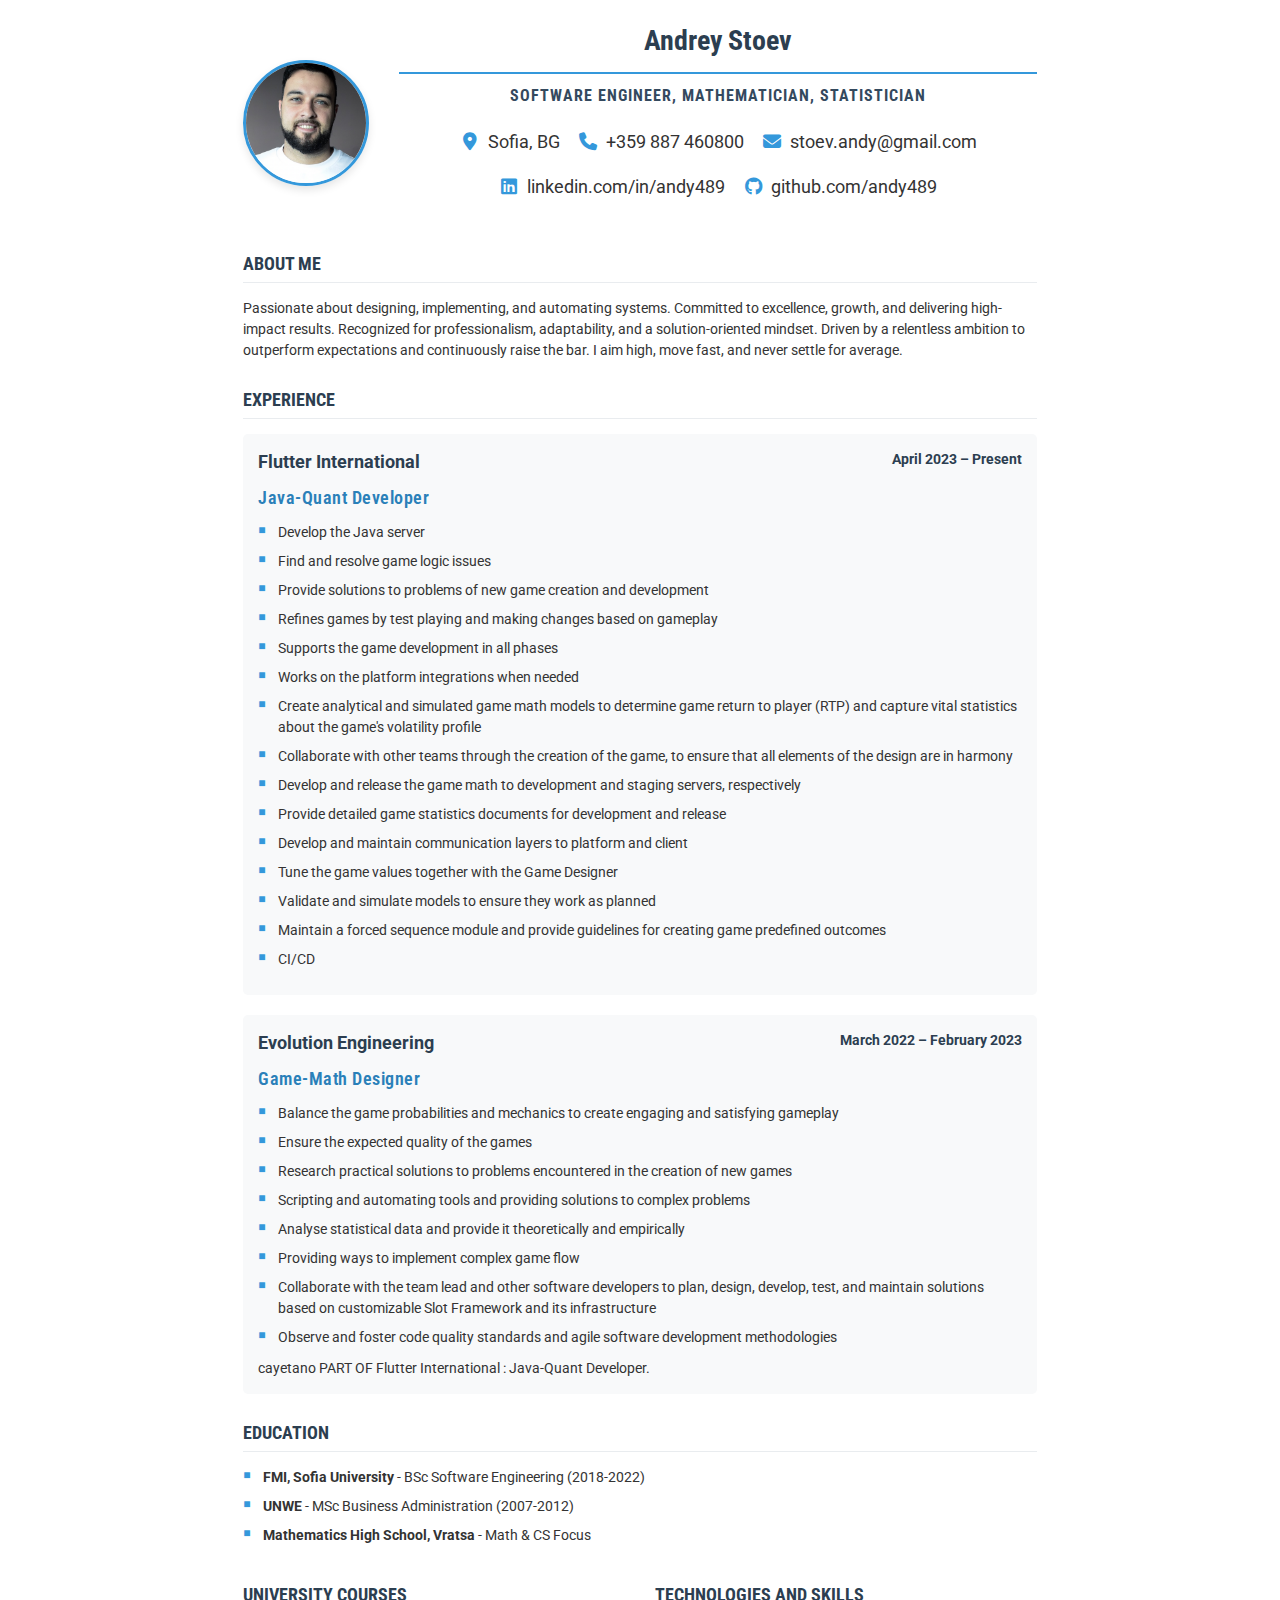
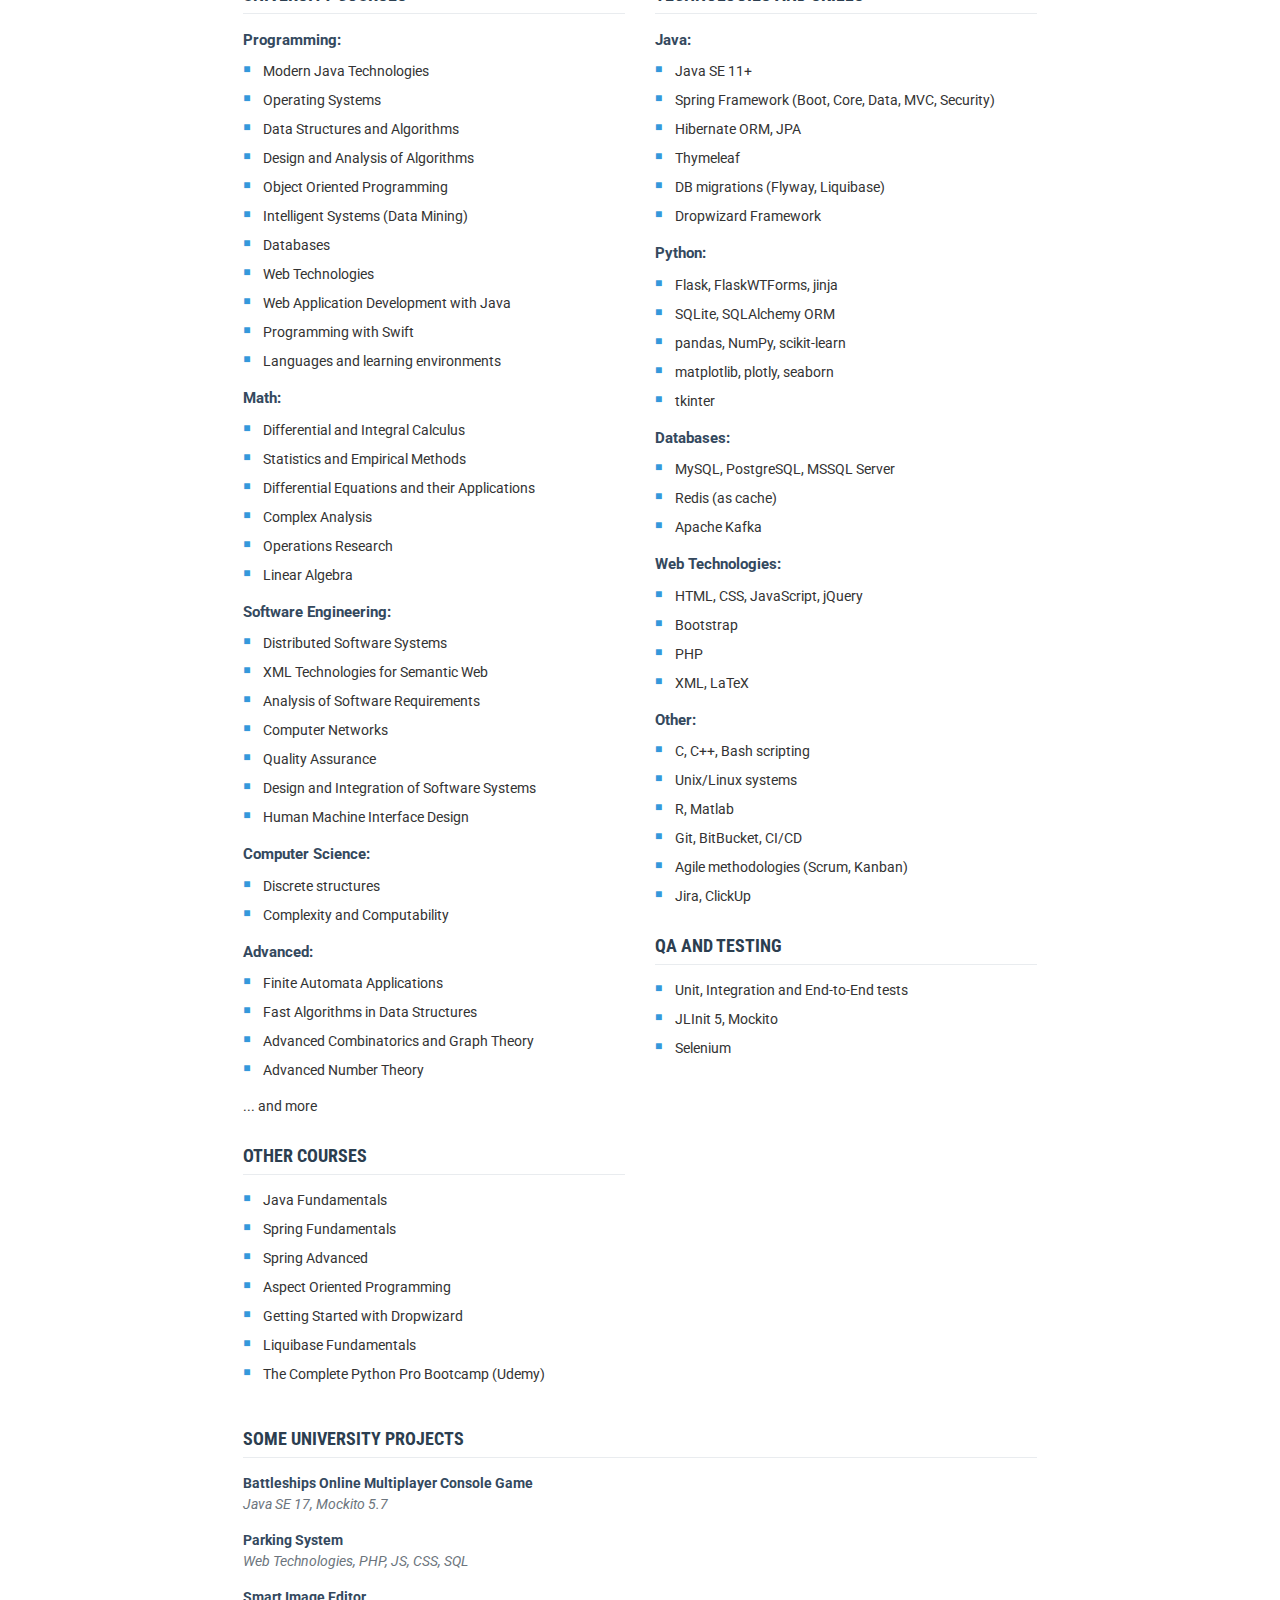
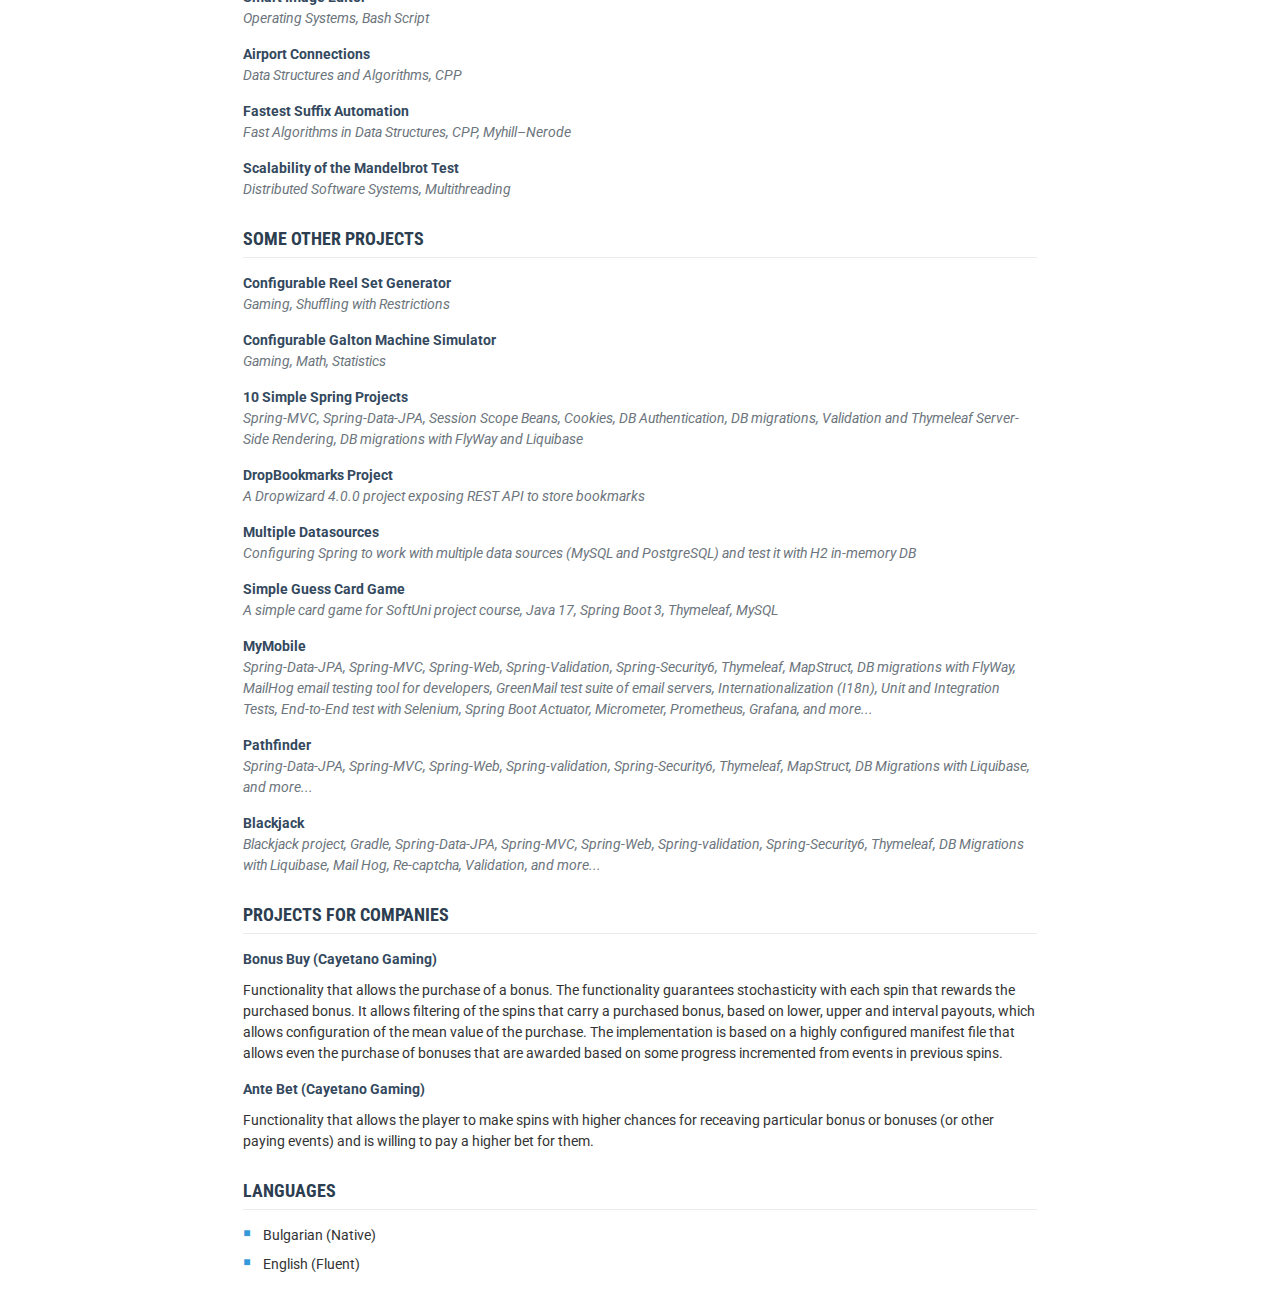
<file: index.html>
<!DOCTYPE html>
<html lang="en">
<head>
    <meta charset="UTF-8">
    <meta name="viewport" content="width=device-width, initial-scale=1.0">
    <title>Andrey Stoev - CV</title>
    <link href="https://fonts.googleapis.com/css2?family=Roboto:wght@300;400;500;700&family=Roboto+Condensed:wght@400;700&display=swap"
          rel="stylesheet">
    <link rel="stylesheet" href="https://cdnjs.cloudflare.com/ajax/libs/font-awesome/6.4.0/css/all.min.css">
    <link rel="stylesheet" href="style.css">
</head>
<body>

<!-- Page 1 -->
<div class="header">
    <div class="profile-container">
        <img src="assets/profile.png" alt="Andrey Stoev" class="profile-pic">
        <div class="header-text">
            <h1>Andrey Stoev</h1>
            <div class="subtitle">SOFTWARE ENGINEER, MATHEMATICIAN, STATISTICIAN</div>

            <div class="contact-info">
                <div><i class="fas fa-map-marker-alt"></i> Sofia, BG</div>
                <div><i class="fas fa-phone"></i> +359 887 460800</div>
                <div>
                    <i class="fas fa-envelope"></i>
                    <a href="mailto:stoev.andy@gmail.com" target="_blank">stoev.andy@gmail.com</a>
                </div>
                <div>
                    <i class="fab fa-linkedin"></i>
                    <a href="https://www.linkedin.com/in/andy489/" target="_blank">linkedin.com/in/andy489</a>
                </div>
                <div>
                    <i class="fab fa-github"></i>
                    <a href="https://github.com/andy489" target="_blank">github.com/andy489</a>
                </div>
            </div>
        </div>
    </div>
</div>

<div class="section">
    <h2>ABOUT ME</h2>
    <p>
        Passionate about designing, implementing, and automating systems. Committed to excellence, growth,
        and delivering high-impact results. Recognized for professionalism, adaptability, and a solution-oriented
        mindset. Driven by a relentless ambition to outperform expectations and continuously raise the bar. I aim high,
        move fast, and never settle for average.
    </p>
</div>

<h2>EXPERIENCE</h2>

<div class="experience">
    <div class="experience-header">
        <div class="company-name">Flutter International</div>
        <div>April 2023 – Present</div>
    </div>
    <div class="job-title">Java-Quant Developer</div>
    <ul class="custom-bullets">
        <li>Develop the Java server</li>
        <li>Find and resolve game logic issues</li>
        <li>Provide solutions to problems of new game creation and development</li>
        <li>Refines games by test playing and making changes based on gameplay</li>
        <li>Supports the game development in all phases</li>
        <li>Works on the platform integrations when needed</li>
        <li>Create analytical and simulated game math models to determine game return to player (RTP) and capture vital
            statistics about the game's volatility profile
        </li>
        <li>Collaborate with other teams through the creation of the game, to ensure that all elements of the design are
            in harmony
        </li>
        <li>Develop and release the game math to development and staging servers, respectively</li>
        <li>Provide detailed game statistics documents for development and release</li>
        <li>Develop and maintain communication layers to platform and client</li>
        <li>Tune the game values together with the Game Designer</li>
        <li>Validate and simulate models to ensure they work as planned</li>
        <li>Maintain a forced sequence module and provide guidelines for creating game predefined outcomes</li>
        <li>CI/CD</li>
    </ul>
</div>

<div class="experience">
    <div class="experience-header">
        <div class="company-name">Evolution Engineering</div>
        <div>March 2022 – February 2023</div>
    </div>
    <div class="job-title">Game-Math Designer</div>
    <ul class="custom-bullets">
        <li>Balance the game probabilities and mechanics to create engaging and satisfying gameplay</li>
        <li>Ensure the expected quality of the games</li>
        <li>Research practical solutions to problems encountered in the creation of new games</li>
        <li>Scripting and automating tools and providing solutions to complex problems</li>
        <li>Analyse statistical data and provide it theoretically and empirically</li>
        <li>Providing ways to implement complex game flow</li>
        <li>Collaborate with the team lead and other software developers to plan, design, develop, test, and maintain
            solutions based on customizable Slot Framework and its infrastructure
        </li>
        <li>Observe and foster code quality standards and agile software development methodologies</li>
    </ul>
    <div>cayetano PART OF Flutter International : Java-Quant Developer.</div>
</div>

<div class="section">
    <h2>EDUCATION</h2>
    <ul class="custom-bullets">
        <li><strong>FMI, Sofia University</strong> - BSc Software Engineering (2018-2022)</li>
        <li><strong>UNWE</strong> - MSc Business Administration (2007-2012)</li>
        <li><strong>Mathematics High School, Vratsa</strong> - Math & CS Focus</li>
    </ul>
</div>

<!-- Two-column section for Courses and Skills -->
<div class="two-column-section">
    <div class="column">
        <h2>UNIVERSITY COURSES</h2>

        <div class="course-category">
            <div class="course-category-name">Programming:</div>
            <ul class="custom-bullets">
                <li>Modern Java Technologies</li>
                <li>Operating Systems</li>
                <li>Data Structures and Algorithms</li>
                <li>Design and Analysis of Algorithms</li>
                <li>Object Oriented Programming</li>
                <li>Intelligent Systems (Data Mining)</li>
                <li>Databases</li>
                <li>Web Technologies</li>
                <li>Web Application Development with Java</li>
                <li>Programming with Swift</li>
                <li>Languages and learning environments</li>
            </ul>
        </div>

        <div class="course-category">
            <div class="course-category-name">Math:</div>
            <ul class="custom-bullets">
                <li>Differential and Integral Calculus</li>
                <li>Statistics and Empirical Methods</li>
                <li>Differential Equations and their Applications</li>
                <li>Complex Analysis</li>
                <li>Operations Research</li>
                <li>Linear Algebra</li>
            </ul>
        </div>

        <div class="course-category">
            <div class="course-category-name">Software Engineering:</div>
            <ul class="custom-bullets">
                <li>Distributed Software Systems</li>
                <li>XML Technologies for Semantic Web</li>
                <li>Analysis of Software Requirements</li>
                <li>Computer Networks</li>
                <li>Quality Assurance</li>
                <li>Design and Integration of Software Systems</li>
                <li>Human Machine Interface Design</li>
            </ul>
        </div>

        <div class="course-category">
            <div class="course-category-name">Computer Science:</div>
            <ul class="custom-bullets">
                <li>Discrete structures</li>
                <li>Complexity and Computability</li>
            </ul>
        </div>

        <div class="course-category">
            <div class="course-category-name">Advanced:</div>
            <ul class="custom-bullets">
                <li>Finite Automata Applications</li>
                <li>Fast Algorithms in Data Structures</li>
                <li>Advanced Combinatorics and Graph Theory</li>
                <li>Advanced Number Theory</li>
            </ul>
        </div>

        <p>... and more</p>

        <h2>OTHER COURSES</h2>
        <ul class="custom-bullets">
            <li>Java Fundamentals</li>
            <li>Spring Fundamentals</li>
            <li>Spring Advanced</li>
            <li>Aspect Oriented Programming</li>
            <li>Getting Started with Dropwizard</li>
            <li>Liquibase Fundamentals</li>
            <li>The Complete Python Pro Bootcamp (Udemy)</li>
        </ul>
    </div>

    <div class="column">
        <h2>TECHNOLOGIES AND SKILLS</h2>

        <div class="skills-category">
            <div class="skills-category-name">Java:</div>
            <ul class="custom-bullets">
                <li>Java SE 11+</li>
                <li>Spring Framework (Boot, Core, Data, MVC, Security)</li>
                <li>Hibernate ORM, JPA</li>
                <li>Thymeleaf</li>
                <li>DB migrations (Flyway, Liquibase)</li>
                <li>Dropwizard Framework</li>
            </ul>
        </div>

        <div class="skills-category">
            <div class="skills-category-name">Python:</div>
            <ul class="custom-bullets">
                <li>Flask, FlaskWTForms, jinja</li>
                <li>SQLite, SQLAlchemy ORM</li>
                <li>pandas, NumPy, scikit-learn</li>
                <li>matplotlib, plotly, seaborn</li>
                <li>tkinter</li>
            </ul>
        </div>

        <div class="skills-category">
            <div class="skills-category-name">Databases:</div>
            <ul class="custom-bullets">
                <li>MySQL, PostgreSQL, MSSQL Server</li>
                <li>Redis (as cache)</li>
                <li>Apache Kafka</li>
            </ul>
        </div>

        <div class="skills-category">
            <div class="skills-category-name">Web Technologies:</div>
            <ul class="custom-bullets">
                <li>HTML, CSS, JavaScript, jQuery</li>
                <li>Bootstrap</li>
                <li>PHP</li>
                <li>XML, LaTeX</li>
            </ul>
        </div>

        <div class="skills-category">
            <div class="skills-category-name">Other:</div>
            <ul class="custom-bullets">
                <li>C, C++, Bash scripting</li>
                <li>Unix/Linux systems</li>
                <li>R, Matlab</li>
                <li>Git, BitBucket, CI/CD</li>
                <li>Agile methodologies (Scrum, Kanban)</li>
                <li>Jira, ClickUp</li>
            </ul>
        </div>

        <h2>QA AND TESTING</h2>
        <ul class="custom-bullets">
            <li>Unit, Integration and End-to-End tests</li>
            <li>JLInit 5, Mockito</li>
            <li>Selenium</li>
        </ul>
    </div>
</div>

<h2>SOME UNIVERSITY PROJECTS</h2>
<div class="project">
    <div class="project-title">Battleships Online Multiplayer Console Game</div>
    <div class="project-tech">Java SE 17, Mockito 5.7</div>
</div>
<div class="project">
    <div class="project-title">Parking System</div>
    <div class="project-tech">Web Technologies, PHP, JS, CSS, SQL</div>
</div>
<div class="project">
    <div class="project-title">Smart Image Editor</div>
    <div class="project-tech">Operating Systems, Bash Script</div>
</div>
<div class="project">
    <div class="project-title">Airport Connections</div>
    <div class="project-tech">Data Structures and Algorithms, CPP</div>
</div>
<div class="project">
    <div class="project-title">Fastest Suffix Automation</div>
    <div class="project-tech">Fast Algorithms in Data Structures, CPP, Myhill–Nerode</div>
</div>
<div class="project">
    <div class="project-title">Scalability of the Mandelbrot Test</div>
    <div class="project-tech">Distributed Software Systems, Multithreading</div>
</div>

<h2>SOME OTHER PROJECTS</h2>
<div class="project">
    <div class="project-title">Configurable Reel Set Generator</div>
    <div class="project-tech">Gaming, Shuffling with Restrictions</div>
</div>
<div class="project">
    <div class="project-title">Configurable Galton Machine Simulator</div>
    <div class="project-tech">Gaming, Math, Statistics</div>
</div>
<div class="project">
    <div class="project-title">10 Simple Spring Projects</div>
    <div class="project-tech">Spring-MVC, Spring-Data-JPA, Session Scope Beans, Cookies, DB Authentication, DB
        migrations, Validation and Thymeleaf Server-Side Rendering, DB migrations with FlyWay and Liquibase
    </div>
</div>
<div class="project">
    <div class="project-title">DropBookmarks Project</div>
    <div class="project-tech">A Dropwizard 4.0.0 project exposing REST API to store bookmarks</div>
</div>
<div class="project">
    <div class="project-title">Multiple Datasources</div>
    <div class="project-tech">Configuring Spring to work with multiple data sources (MySQL and PostgreSQL) and test it
        with H2 in-memory DB
    </div>
</div>
<div class="project">
    <div class="project-title">Simple Guess Card Game</div>
    <div class="project-tech">A simple card game for SoftUni project course, Java 17, Spring Boot 3, Thymeleaf, MySQL
    </div>
</div>
<div class="project">
    <div class="project-title">MyMobile</div>
    <div class="project-tech">Spring-Data-JPA, Spring-MVC, Spring-Web, Spring-Validation, Spring-Security6, Thymeleaf,
        MapStruct, DB migrations with FlyWay, MailHog email testing tool for developers, GreenMail test suite of email
        servers, Internationalization (I18n), Unit and Integration Tests, End-to-End test with Selenium, Spring Boot
        Actuator, Micrometer, Prometheus, Grafana, and more...
    </div>
</div>
<div class="project">
    <div class="project-title">Pathfinder</div>
    <div class="project-tech">Spring-Data-JPA, Spring-MVC, Spring-Web, Spring-validation, Spring-Security6, Thymeleaf,
        MapStruct, DB Migrations with Liquibase, and more...
    </div>
</div>
<div class="project">
    <div class="project-title">Blackjack</div>
    <div class="project-tech">Blackjack project, Gradle, Spring-Data-JPA, Spring-MVC, Spring-Web, Spring-validation,
        Spring-Security6, Thymeleaf, DB Migrations with Liquibase, Mail Hog, Re-captcha, Validation, and more...
    </div>
</div>

<h2>PROJECTS FOR COMPANIES</h2>
<div class="project">
    <div class="project-title">Bonus Buy (Cayetano Gaming)</div>
    <p>Functionality that allows the purchase of a bonus. The functionality guarantees stochasticity with each spin that
        rewards the purchased bonus. It allows filtering of the spins that carry a purchased bonus, based on lower,
        upper and interval payouts, which allows configuration of the mean value of the purchase. The implementation is
        based on a highly configured manifest file that allows even the purchase of bonuses that are awarded based on
        some progress incremented from events in previous spins.</p>
</div>
<div class="project">
    <div class="project-title">Ante Bet (Cayetano Gaming)</div>
    <p>Functionality that allows the player to make spins with higher chances for receaving particular bonus or bonuses
        (or other paying events) and is willing to pay a higher bet for them.</p>
</div>

<h2>LANGUAGES</h2>
<ul class="custom-bullets">
    <li>Bulgarian (Native)</li>
    <li>English (Fluent)</li>
</ul>
</body>
</html>
</file>
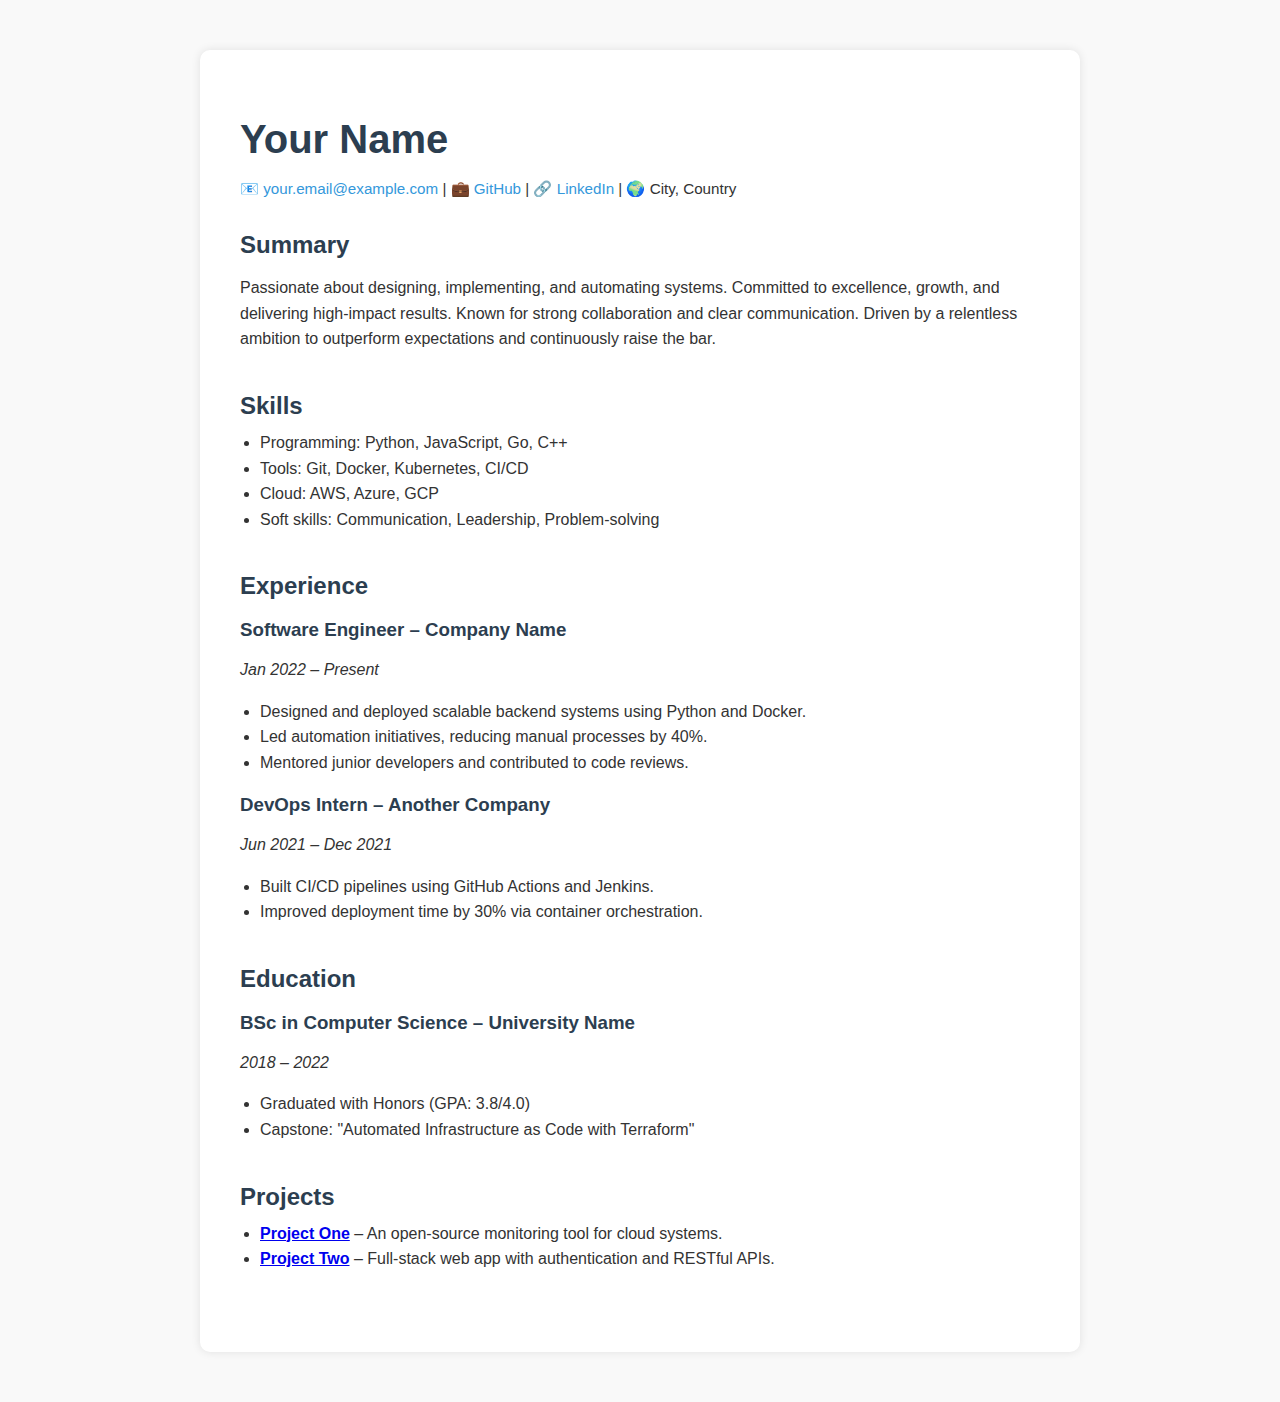
<file: asd.html>
<!DOCTYPE html>
<html lang="en">
<head>
  <meta charset="UTF-8" />
  <meta name="viewport" content="width=device-width, initial-scale=1.0"/>
  <title>Your Name – CV</title>
  <style>
    body {
      font-family: 'Segoe UI', Tahoma, Geneva, Verdana, sans-serif;
      margin: 0;
      padding: 0;
      background: #f9f9f9;
      color: #333;
    }

    .container {
      max-width: 800px;
      margin: 50px auto;
      background: white;
      padding: 40px;
      box-shadow: 0 0 10px rgba(0,0,0,0.1);
      border-radius: 10px;
    }

    h1, h2, h3 {
      color: #2c3e50;
      margin-bottom: 10px;
    }

    h1 {
      font-size: 2.5rem;
    }

    p, li {
      line-height: 1.6;
    }

    .section {
      margin-bottom: 40px;
    }

    .contact {
      font-size: 0.95rem;
      margin-bottom: 30px;
    }

    .contact a {
      color: #3498db;
      text-decoration: none;
    }

    ul {
      margin-top: 0;
      padding-left: 20px;
    }

    @media screen and (max-width: 600px) {
      .container {
        padding: 20px;
        margin: 20px;
      }

      h1 {
        font-size: 2rem;
      }
    }
  </style>
</head>
<body>
  <div class="container">
    <h1>Your Name</h1>
    <p class="contact">
      📧 <a href="mailto:your.email@example.com">your.email@example.com</a> |
      💼 <a href="https://github.com/yourusername" target="_blank">GitHub</a> |
      🔗 <a href="https://www.linkedin.com/in/yourlinkedin/" target="_blank">LinkedIn</a> |
      🌍 City, Country
    </p>

    <div class="section">
      <h2>Summary</h2>
      <p>
        Passionate about designing, implementing, and automating systems. Committed to excellence, growth, and delivering high-impact results. Known for strong collaboration and clear communication. Driven by a relentless ambition to outperform expectations and continuously raise the bar.
      </p>
    </div>

    <div class="section">
      <h2>Skills</h2>
      <ul>
        <li>Programming: Python, JavaScript, Go, C++</li>
        <li>Tools: Git, Docker, Kubernetes, CI/CD</li>
        <li>Cloud: AWS, Azure, GCP</li>
        <li>Soft skills: Communication, Leadership, Problem-solving</li>
      </ul>
    </div>

    <div class="section">
      <h2>Experience</h2>
      <h3>Software Engineer – Company Name</h3>
      <p><em>Jan 2022 – Present</em></p>
      <ul>
        <li>Designed and deployed scalable backend systems using Python and Docker.</li>
        <li>Led automation initiatives, reducing manual processes by 40%.</li>
        <li>Mentored junior developers and contributed to code reviews.</li>
      </ul>

      <h3>DevOps Intern – Another Company</h3>
      <p><em>Jun 2021 – Dec 2021</em></p>
      <ul>
        <li>Built CI/CD pipelines using GitHub Actions and Jenkins.</li>
        <li>Improved deployment time by 30% via container orchestration.</li>
      </ul>
    </div>

    <div class="section">
      <h2>Education</h2>
      <h3>BSc in Computer Science – University Name</h3>
      <p><em>2018 – 2022</em></p>
      <ul>
        <li>Graduated with Honors (GPA: 3.8/4.0)</li>
        <li>Capstone: "Automated Infrastructure as Code with Terraform"</li>
      </ul>
    </div>

    <div class="section">
      <h2>Projects</h2>
      <ul>
        <li><strong><a href="https://github.com/yourusername/project1" target="_blank">Project One</a></strong> – An open-source monitoring tool for cloud systems.</li>
        <li><strong><a href="https://github.com/yourusername/project2" target="_blank">Project Two</a></strong> – Full-stack web app with authentication and RESTful APIs.</li>
      </ul>
    </div>
  </div>
</body>
</html>
</file>
<file: style.css>
/* Modern styling with two-column layout */
:root {
    --primary-color: #2c3e50;
    --secondary-color: #34495e;
    --accent-color: #3498db;
    --text-color: #333;
    --light-gray: #f8f9fa;
    --medium-gray: #e9ecef;
    --dark-gray: #6c757d;
}

body {
    font-family: 'Roboto', sans-serif;
    line-height: 1.5;
    max-width: 210mm;
    margin: 0 auto;
    padding: 20px 30px;
    color: var(--text-color);
    background: white;
    font-size: 14px;
}

h1 {
    font-family: 'Roboto Condensed', sans-serif;
    color: var(--primary-color);
    font-size: 28px;
    font-weight: 700;
    text-align: center;
    margin: 0 0 10px 0;
    padding-bottom: 10px;
    border-bottom: 2px solid var(--accent-color);
}

.job-title {
  font-size: 1.1rem;
  font-weight: 600;              /* Bolder appearance */
  color: #2a80b9;                /* A refined light blue */
  margin: 0.3rem 0;
  font-family: 'Roboto Condensed', serif; /* Classier serif font */
  letter-spacing: 0.5px;         /* Slight spacing for elegance */
}

.profile-pic {
    width: 220px;   /* Large size for desktop */
    height: 220px;  /* Maintain aspect ratio */
    border-radius: 50%;
    object-fit: cover;
    border: 4px solid var(--accent-color);  /* Thicker border */
    box-shadow: 0 4px 8px rgba(0, 0, 0, 0.1);  /* Added shadow for depth */
}

/* Adjust for mobile view */
@media (max-width: 768px) {
    .profile-pic {
        width: 180px;   /* Still large on mobile */
        height: 180px;
        border-width: 3px;
    }
}

/* Adjust container spacing to accommodate larger image */
.profile-container {
    gap: 40px;  /* More space between image and text */
    margin-bottom: 30px;
}

.subtitle {
    font-family: 'Roboto Condensed', sans-serif;
    font-size: 16px;
    text-align: center;
    font-weight: 700;
    margin: 0 0 20px 0;
    text-transform: uppercase;
    color: var(--secondary-color);
    letter-spacing: 1px;
}

.profile-container {
    display: flex;
    align-items: center;
    gap: 30px;
    margin-bottom: 20px;
}

.profile-pic {
    width: 120px;
    height: 120px;
    border-radius: 50%;
    object-fit: cover;
    border: 3px solid var(--accent-color);
}

.header-text {
    flex: 1;
}

.contact-info {
    text-align: center;
    font-size: 18px;
    margin: 15px 0 25px 0;
    display: flex;
    justify-content: center;
    flex-wrap: wrap;
    gap: 18px;
}

.contact-info div {
    display: flex;
    align-items: center;
    gap: 8px;
}

.contact-info i {
    color: var(--accent-color);
    width: 20px;
    font-size: 18px;
    text-align: center;
}

.contact-info a {
    color: inherit;
    text-decoration: none;
    display: flex;
    align-items: center;
    gap: 8px;
    font-size: 18px;
}

.contact-info a:hover {
    color: var(--accent-color);
    text-decoration: underline;
}

h2 {
    font-family: 'Roboto Condensed', sans-serif;
    font-size: 18px;
    font-weight: 700;
    margin: 25px 0 15px 0;
    padding-bottom: 5px;
    border-bottom: 1px solid var(--medium-gray);
    color: var(--primary-color);
}

p {
    margin: 10px 0;
}

ul {
    margin: 10px 0;
    padding-left: 20px;
}

li {
    margin-bottom: 8px;
}

.page-break {
    page-break-after: always;
}

/* Two-column layout for courses and skills */
.two-column-section {
    display: grid;
    grid-template-columns: 1fr 1fr;
    gap: 30px;
    margin-bottom: 30px;
}

.column {
    break-inside: avoid;
}

.course-category {
    margin-bottom: 15px;
}

.course-category-name {
    font-weight: 700;
    color: var(--secondary-color);
    margin-bottom: 5px;
    font-size: 15px;
}

.skills-category {
    margin-bottom: 15px;
}

.skills-category-name {
    font-weight: 700;
    color: var(--secondary-color);
    margin-bottom: 5px;
    font-size: 15px;
}

/* Project styling */
.project {
    margin-bottom: 15px;
}

.project-title {
    font-weight: 700;
    color: var(--secondary-color);
}

.project-tech {
    font-style: italic;
    color: var(--dark-gray);
}

/* Experience styling */
.experience {
    margin-bottom: 20px;
    padding: 15px;
    background-color: var(--light-gray);
    border-radius: 5px;
}

.experience-header {
    display: flex;
    justify-content: space-between;
    font-weight: 700;
    margin-bottom: 10px;
    color: var(--primary-color);
}

.company-name {
    font-weight: 700;
    font-size: 1.1rem;
}

.company-name a {
    text-decoration: none;
}

.company-name a img {
    vertical-align: middle; /* keep aligned */
    border: none;           /* remove any image border */
}

.company-logo {
    width: 3rem;
    object-fit: contain;
    vertical-align: middle;
    margin-right: 8px;
    border: 1px solid #383838;  /* Graphite color */
    border-radius: 6px;
    padding: 1px;
    background-color: #f0f0f0;   /* Light gray background */
    display: inline-block;       /* ensure border shows correctly */
}

.larger-logo-4 {
    width: 4rem;
}

.larger-logo-6 {
    width: 6rem;
}

.logo-bg-white {
    background-color: white;
}

.md-05 {
    margin-bottom: 0.5em
}

/* Custom bullets */
ul.custom-bullets {
    list-style-type: none;
    padding-left: 0;
}

ul.custom-bullets li {
    position: relative;
    padding-left: 20px;
}

ul.custom-bullets li:before {
    content: "■";
    color: var(--accent-color);
    position: absolute;
    left: 0;
    top: -1px;
    font-size: 12px;
}

/* Responsive adjustments */
@media (max-width: 768px) {
    .profile-container {
        flex-direction: column;
        text-align: center;
        gap: 15px;
    }
    
    .profile-pic {
        width: 100px;
        height: 100px;
    }
    
    .two-column-section {
        grid-template-columns: 1fr;
    }
    
    .contact-info {
        flex-direction: column;
        gap: 8px;
    }
}

@media print {
    body {
        padding: 15mm;
        font-size: 12pt;
    }
    
    .page-break {
        display: block;
        page-break-after: always;
    }
    
    .two-column-section {
        grid-template-columns: 1fr 1fr;
    }
}
</file>
